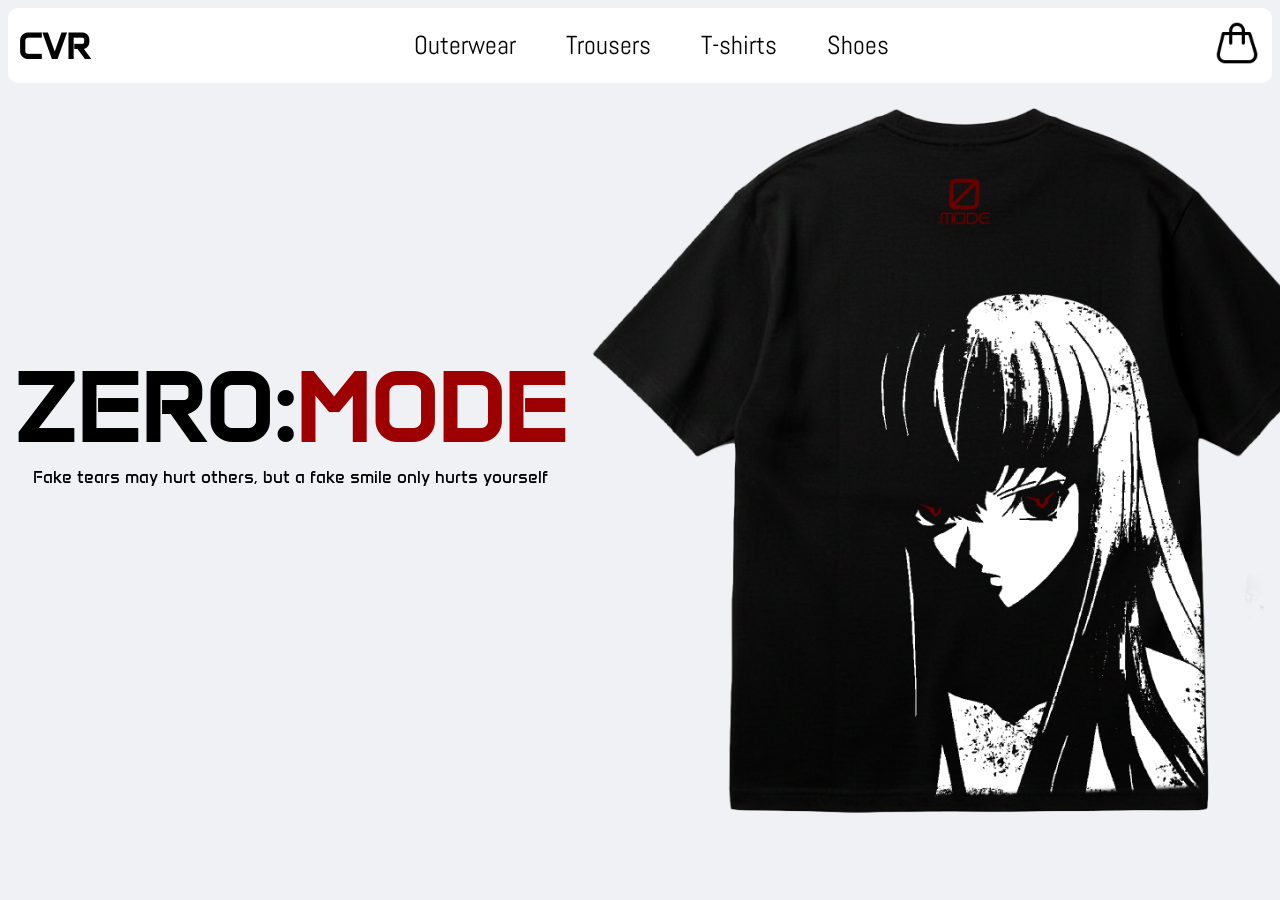
<file: index.html>
<!DOCTYPE html>
<html lang="en">

<head>
    <link rel="stylesheet" href="HOME.css">
    <meta charset="UTF-8">
    <meta name="viewport" content="width=device-width, initial-scale=1.0">
    <title>CVR</title>
</head>

<body>
    <header class="header">
        <a href="index.html" class="logo">CVR</a>
        <nav>
            <ul class="header_list">
                <li><a href="OUTERWEAR.html ">Outerwear</a></li>
                <li><a href="TROUSERS.html">Trousers</a></li>
                <li><a href="T-SHIRTS.html">T-shirts</a></li>
                <li><a href="SHOES.html">Shoes</a></li>
            </ul>
        </nav>
        <a href="#!"><img src="IMG.HOME/CART.png" alt="cart" class="img">
        </a>
    </header>
    <!-- Надпись слева -->
    <div class="cards-container">
        <div class="product-item">
            <div class="product-caption">
                <h3>ZERO:<span style="color: #9C0000;">MODE</span></h3>
                <p>Fake tears may hurt others, but a fake smile only hurts yourself</p>
            </div>
        </div>

        <!-- изображение справа -->
        <div class="product-item">
            <div class="product-card">
                <a href="#!">
                    <div class="product-image">
                        <img src="/IMG.HOME/0mode1.png" alt="">
                    </div>
                </a>
            </div>
        </div>
    </div>
    </main>
</body>

</html>
</file>
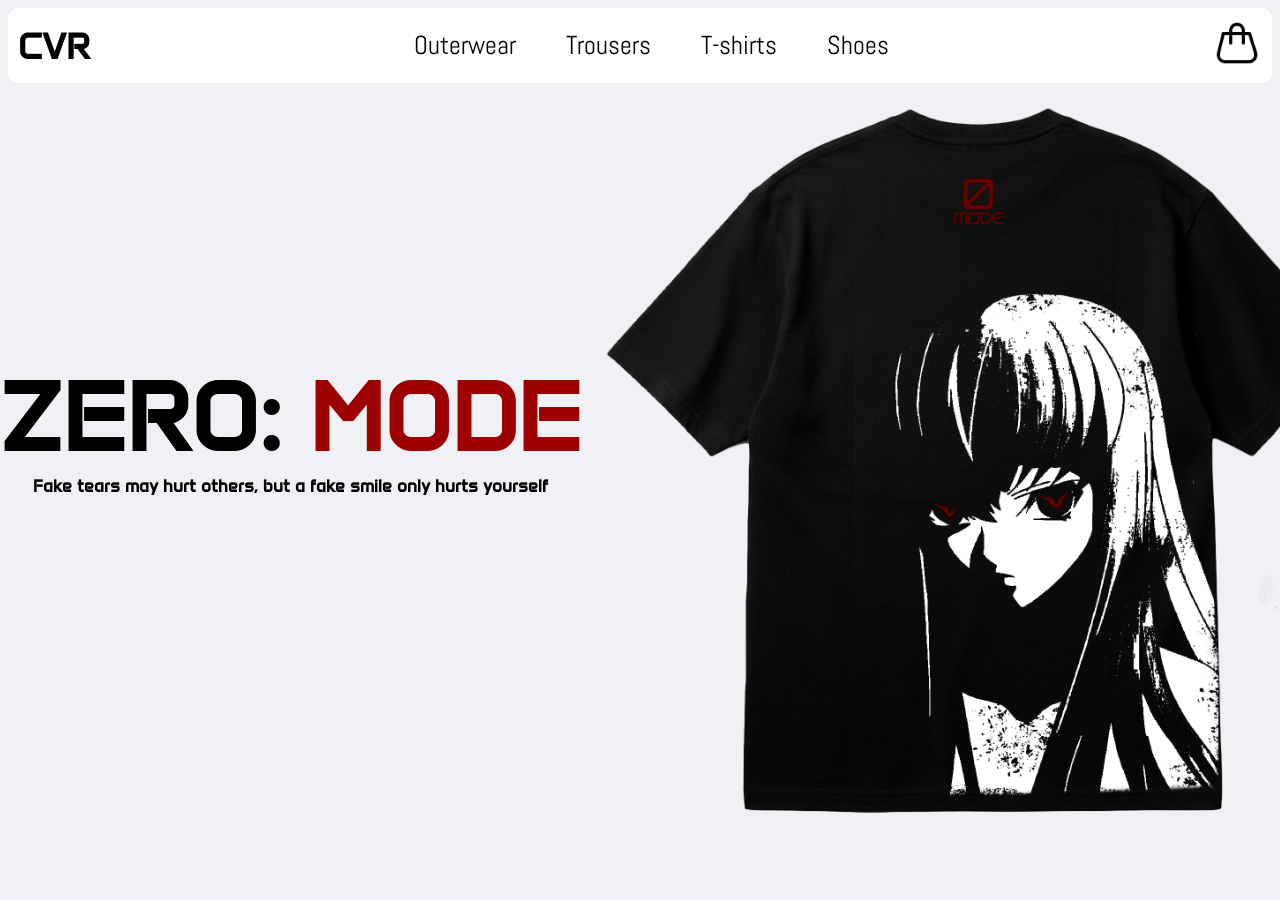
<file: HOME.html>
<!DOCTYPE html>
<html lang="en">
<head>
    <link rel="stylesheet" href="HOME.css">
    <meta charset="UTF-8">
    <meta name="viewport" content="width=device-width, initial-scale=1.0">
    <title>CVR</title>
</head>
<body>
    <header class="header">
        <a href="HOME.html" class="logo">CVR</a>
         <nav>
            <ul class="header_list">
                <li><a href="OUTERWEAR.html ">Outerwear</a></li>
                <li><a href="TROUSERS.html">Trousers</a></li>
                <li><a href="T-SHIRTS.html">T-shirts</a></li>
                <li><a href="SHOES.html">Shoes</a></li>
            </ul>
         </nav>
            <a href="#!"><img src="IMG.HOME/CART.png" alt="cart" class="img">
            </a>
    </header>
    <!-- Надпись слева -->
<div class="cards-container">
        <div class="product-item">
            <div class="product-caption">
                <h3 class="product-title">ZERO:
                    <font color="#9C0000">MODE</font>
                <p>Fake tears may hurt others,
                but a fake smile only hurts yourself</p>
                </h3>
            </div>
        </div>

    <!-- изображение справа -->
        <div class="product-item">
            <div class="product-card">
                <a href="#!">
                <div class="product-image">
                    <img src="/IMG.HOME/0mode1.png" alt="">
                </div>
                </a>
            </div>
        </div>
</div>
</main>
</body>
</html>
</file>
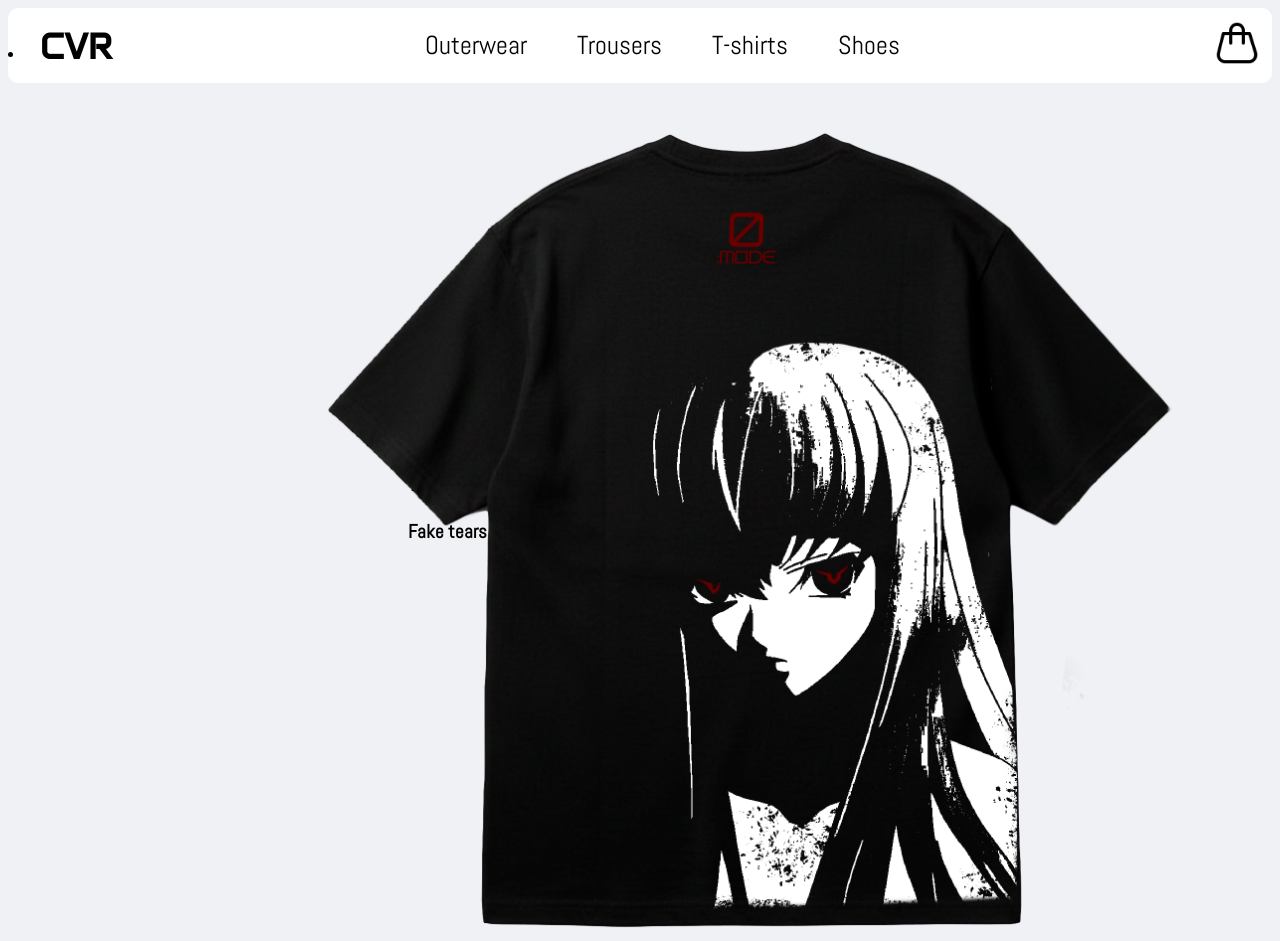
<file: intex.html>
<!DOCTYPE html>
<html lang="en">
<head>
    <link rel="stylesheet" href="style.css">
    <meta charset="UTF-8">
    <meta name="viewport" content="width=device-width, initial-scale=1.0">
    <title>CVR</title>
</head>
<body>
    <header class="header">
        <li><a href="#!" class="logo">CVR</a></li>
         <nav>
            <ul class="header_list">
                <li><a href="#!">Outerwear</a></li>
                <li><a href="#!">Trousers</a></li>
                <li><a href="#!">T-shirts</a></li>
                <li><a href="#!">Shoes</a></li>
            </ul>
         </nav>
            <a href=""><img src="IMG/CART.png" alt="cart" class="img">
            </a>
    </header>
    <main class="main">
       <div class="content">

                <h1>ZERO:
                    <font color="#9C0000">MODE</font>
                </h1>

                <h5>Fake tears may hurt others,
                    but a fake smile only hurts yourself
                </h5>
        </div>

        <img src="IMG/0mode1.png" class="img_m">

</main>
</body>
</html>
</file>
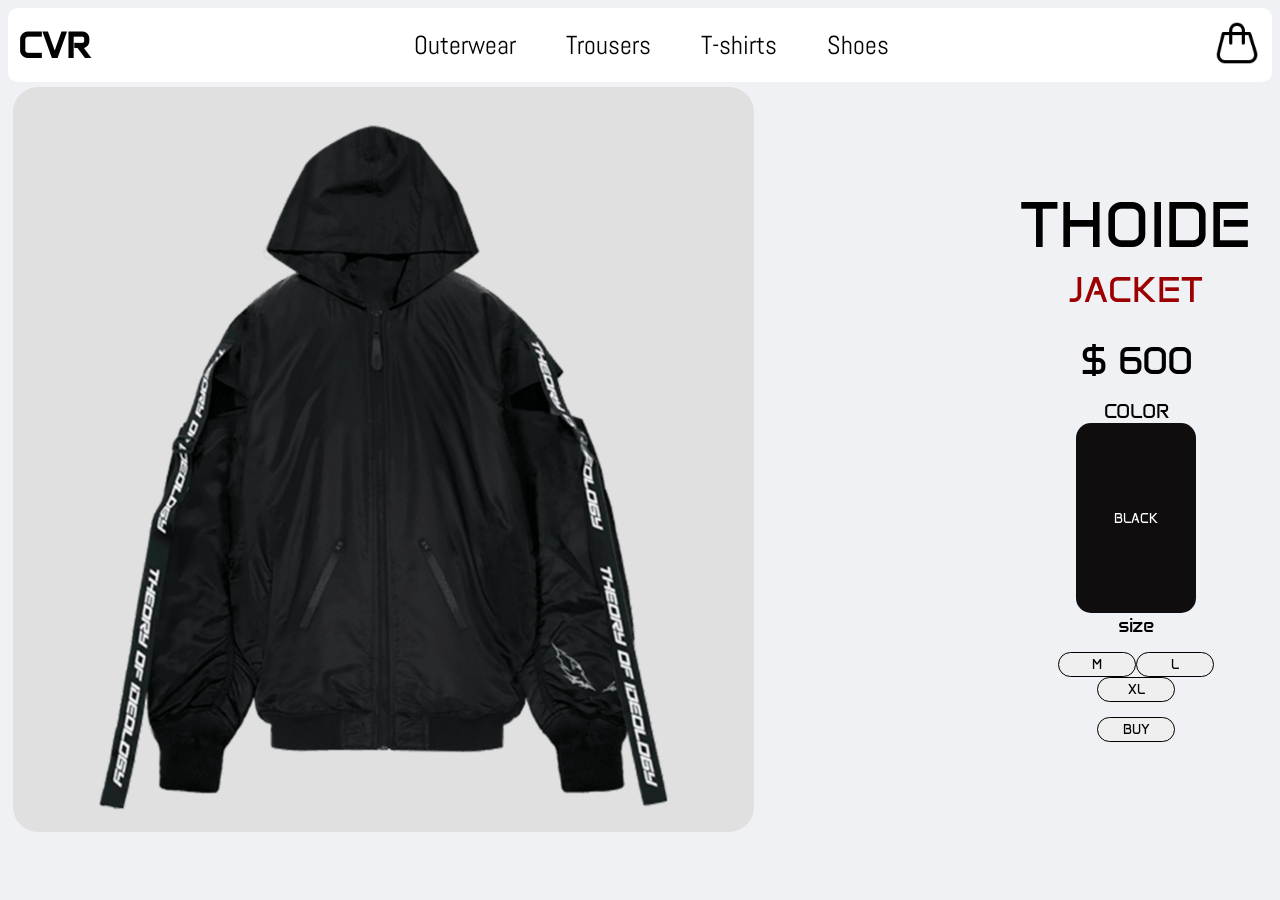
<file: OUTERWEAR-1cart.html>
<!DOCTYPE html>
<html lang="en">
<head>
    <link rel="stylesheet" href="OUTERWEAR-1cart.css">
    <meta charset="UTF-8">
    <meta name="viewport" content="width=device-width, initial-scale=1.0">
    <title>CVR</title>
</head>
<body>
    <header class="header">
        <a href="HOME.html" class="logo">CVR</a>
         <nav>
            <ul class="header_list">
                <li><a href="OUTERWEAR.html">Outerwear</a></li>
                <li><a href="TROUSERS.html">Trousers</a></li>
                <li><a href="T-SHIRTS.html">T-shirts</a></li>
                <li><a href="SHOES.html">Shoes</a></li>
            </ul>
         </nav>
            <a href=""><img src="IMG.HOME/CART.png" alt="cart" class="img">
            </a>
    </header>

<div class="cards-container">
        <!-- Товар: изображение -->
                <div class="product-image">
                    <img src="/IMG.OUTERWAER/theory-of-ideology.png" alt="">
                </div>

        <!-- Надписи и кнопки справа -->
        <div class="product-cart">
                <h3 class="product-title">THOIDE
                    <p>JACKET</p>
                </h3>

            <h1 class="prise">$ 600</h1>

            <h1 class="color">COLOR</h1>

            <button class="colorbt">BLACK</button>

            <h1 class="siz">size</h1>       

            <div class="size">
                <button class="size-m">M</batton>
                <button class="size-l">L</batton>
                <button class="size-xl">XL</batton>
            </div>

            <div class="buy-bt">   
                <button class="buy">BUY</batton>
            </div>
        </div>
</div>
</body>
</file>
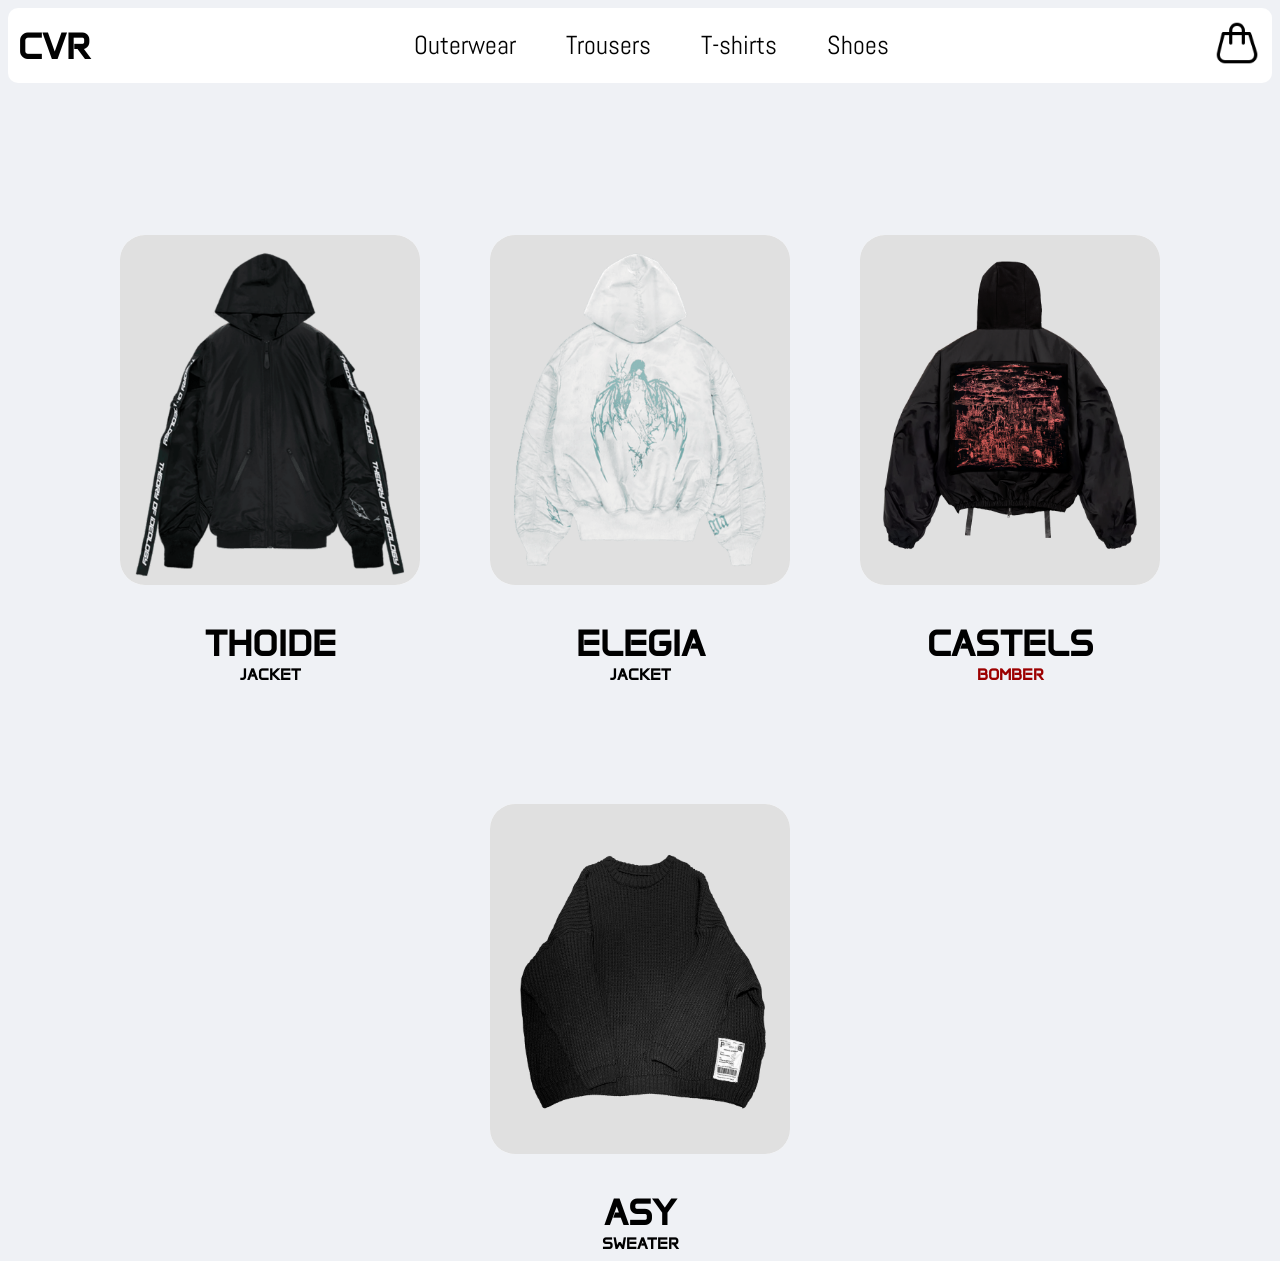
<file: OUTERWEAR.html>
<!DOCTYPE html>
<html lang="en">
<head>
    <link rel="stylesheet" href="OUTERWEAR.css">
    <meta charset="UTF-8">
    <meta name="viewport" content="width=device-width, initial-scale=1.0">
    <title>CVR</title>
</head>
<body>
    <header class="header">
        <a href="index.html" class="logo">CVR</a>
         <nav>
            <ul class="header_list">
                <li><a href="OUTERWEAR.html">Outerwear</a></li>
                <li><a href="TROUSERS.html">Trousers</a></li>
                <li><a href="T-SHIRTS.html">T-shirts</a></li>
                <li><a href="SHOES.html">Shoes</a></li>
            </ul>
         </nav>
            <a href=""><img src="IMG.HOME/CART.png" alt="cart" class="img">
            </a>
    </header>
<div class="cards-container">
        <!-- Товар 1: карточка + подпись под ней -->
        <div class="product-item">
            <div class="product-card">
                <a href="OUTERWEAR-1cart.html">
                <div class="product-image">
                    <img src="/IMG.OUTERWAER/theory-of-ideology.png" alt="">
                </div>
                </a>
            </div>
            <div class="product-caption">
                <h3 class="product-title">THOIDE<p><span color="#9C0000">JACKET</span></p>
                </h3>
            </div>
        </div>

        <!-- Товар 2: карточка + подпись под ней -->
        <div class="product-item">
            <div class="product-card">
                <a href="#!">
                <div class="product-image">
                    <img src="/IMG.OUTERWAER/elegia-jacket.png" alt="">
                </div>
                </a>
            </div>
            <div class="product-caption">
                <h3 class="product-title">ELEGIA<p><span color="#9C0000">JACKET</span></p>
                </h3>
            </div>
        </div>

        <!-- Товар 3: карточка + подпись под ней -->
        <div class="product-item">
            <div class="product-card">
                <a href="#!">
                <div class="product-image">
                    <img src="/IMG.OUTERWAER/Castles-Bomber.png" alt="">
                </div>
                </a>
            </div>
            <div class="product-caption">
                <h3 class="product-title">CASTELS<p><span style="color: #9C0000;">BOMBER</span></p>
                </h3>
            </div>
        </div>

        <!-- Товар 4: карточка + подпись под ней -->
        <div class="product-item">
            <div class="product-card">
                <a href="#!">
                <div class="product-image">
                    <img src="/IMG.OUTERWAER/Assault-System-Sweater.png" alt="">
                </div>
                </a>
            </div>
            <div class="product-caption">
                <h3 class="product-title">ASY<p><span color="#9C0000">SWEATER</span></p>
                </h3>
            </div>
        </div>
    </div>

</body>
</file>
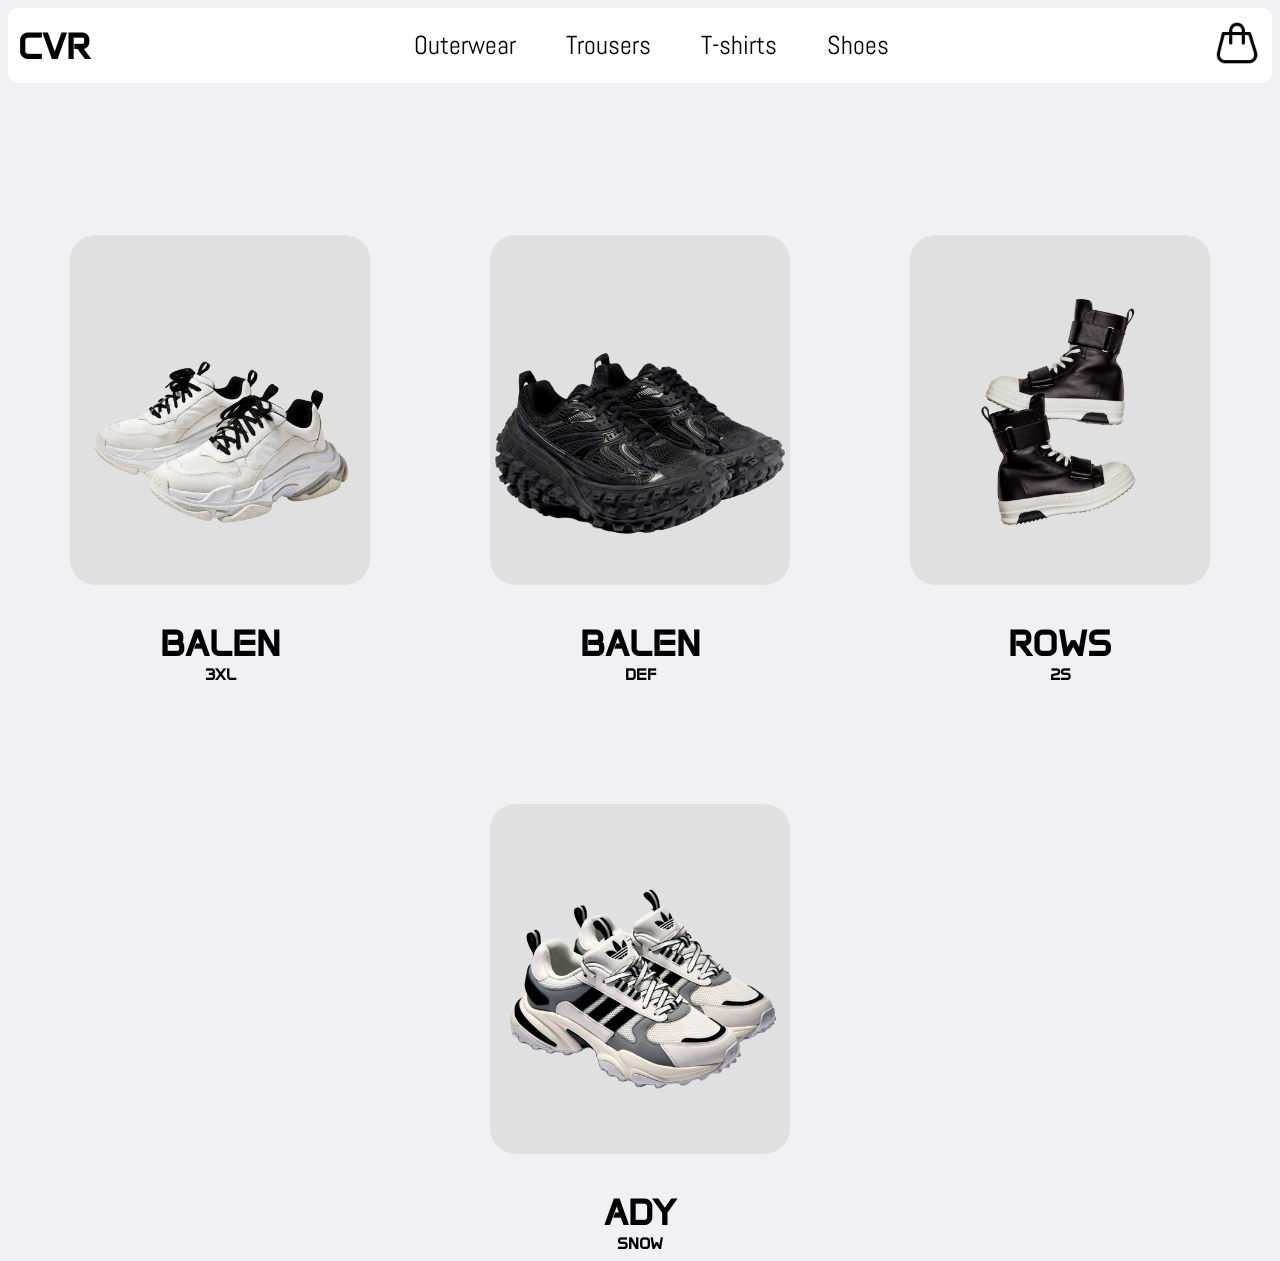
<file: SHOES.html>
<!DOCTYPE html>
<html lang="en">
<head>
    <link rel="stylesheet" href="SHOES.css">
    <meta charset="UTF-8">
    <meta name="viewport" content="width=device-width, initial-scale=1.0">
    <title>CVR</title>
</head>
<body>
    <header class="header">
        <a href="index.html" class="logo">CVR</a>
         <nav>
            <ul class="header_list">
                <li><a href="OUTERWEAR.html">Outerwear</a></li>
                <li><a href="TROUSERS.html">Trousers</a></li>
                <li><a href="T-SHIRTS.html">T-shirts</a></li>
                <li><a href="SHOES.html">Shoes</a></li>
            </ul>
         </nav>
            <a href=""><img src="IMG.HOME/CART.png" alt="cart" class="img">
            </a>
    </header>
<div class="cards-container">
        <!-- Товар 1: карточка + подпись под ней -->
        <div class="product-item">
            <div class="product-card">
                <a href="#!">
                <div class="product-image">
                    <img src="/IMG.SHOES/3lx.png" alt="">
                </div>
                </a>
            </div>
            <div class="product-caption">
                <h3 class="product-title">BALEN
                <p><span color="#9C0000">3XL</span></p>
                </h3>
            </div>
        </div>

        <!-- Товар 2: карточка + подпись под ней -->
        <div class="product-item">
            <div class="product-card">
                <a href="#!">
                <div class="product-image">
                    <img src="/IMG.SHOES/DEF.png" alt="">
                </div>
                </a>
            </div>
            <div class="product-caption">
                <h3 class="product-title">BALEN
                <p><span color="#9C0000">DEF</span></p>
                </h3>
            </div>
        </div>

        <!-- Товар 3: карточка + подпись под ней -->
        <div class="product-item">  
            <div class="product-card">
                <a href="#!">
                <div class="product-image">
                    <img src="/IMG.SHOES/ROW.png" alt="">
                </div>
                </a>
            </div>
            <div class="product-caption">
                <h3 class="product-title">ROWS
                <p><span color="#9C0000">2S</span></p>
                </h3>
            </div>
        </div>

        <!-- Товар 4: карточка + подпись под ней -->
        <div class="product-item">
            <div class="product-card">
                <a href="#!">
                <div class="product-image">
                    <img src="/IMG.SHOES/ADIDAS.png" alt="">
                </div>
                </a>
            </div>
            <div class="product-caption">
                <h3 class="product-title">ADY
                    <p><span color="#9C0000">SNOW</span></p>
                </h3>
            </div>
        </div>
    </div>
</body>
</html>
</file>
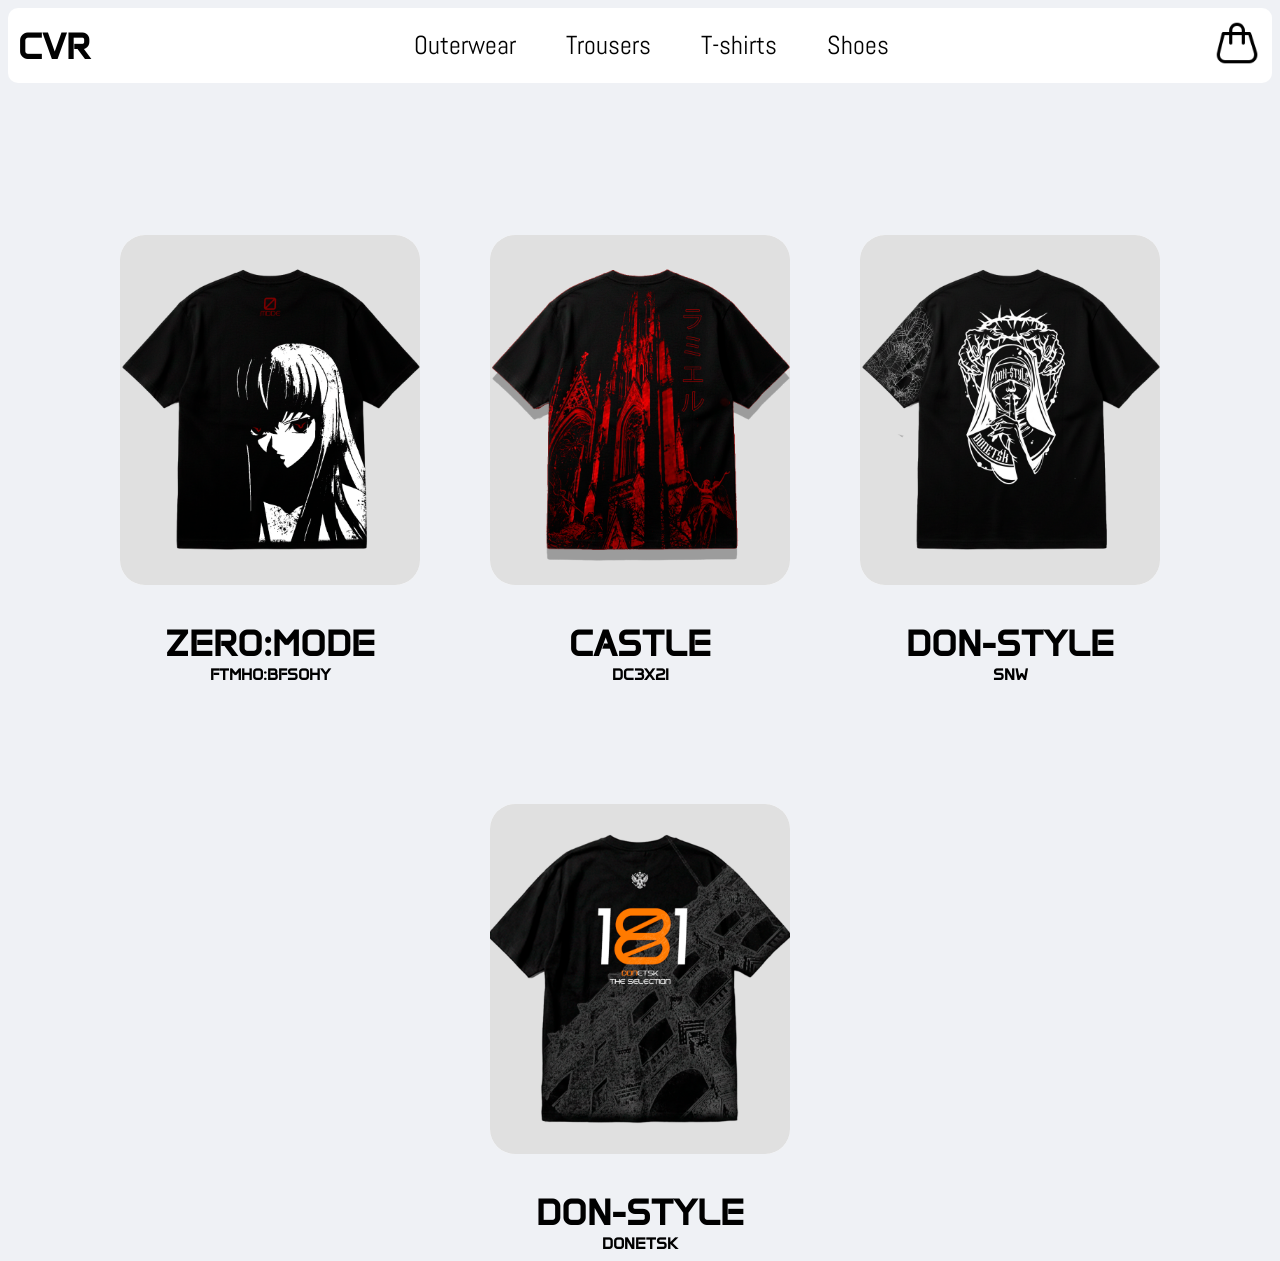
<file: T-SHIRTS.html>
<!DOCTYPE html>
<html lang="en">
<head>
    <link rel="stylesheet" href="T-SHIRTS.css">
    <meta charset="UTF-8">
    <meta name="viewport" content="width=device-width, initial-scale=1.0">
    <title>CVR</title>
</head>
<body>
    <header class="header">
        <a href="index.html" class="logo">CVR</a>
         <nav>
            <ul class="header_list">
                <li><a href="OUTERWEAR.html">Outerwear</a></li>
                <li><a href="TROUSERS.html">Trousers</a></li>
                <li><a href="T-SHIRTS.html">T-shirts</a></li>
                <li><a href="SHOES.html">Shoes</a></li>
            </ul>
         </nav>
            <a href=""><img src="IMG.HOME/CART.png" alt="cart" class="img">
            </a>
    </header>
<div class="cards-container">
        <!-- Товар 1: карточка + подпись под ней -->
        <div class="product-item">
            <div class="product-card">
                <a href="#!">
                <div class="product-image">
                    <img src="/IMG.T-SHIRTS/0mode1.png" alt="">
                </div>
                </a>
            </div>
            <div class="product-caption">
                <h3 class="product-title">ZERO:MODE
                <p><span color="#9C0000">FTMHO:BFSOHY</span></p>
                </h3>
            </div>
        </div>

        <!-- Товар 2: карточка + подпись под ней -->
        <div class="product-item">
            <div class="product-card">
                <a href="#!">
                <div class="product-image">
                    <img src="/IMG.T-SHIRTS/CASTLE-T.png" alt="">
                </div>
                </a>
            </div>
            <div class="product-caption">
                <h3 class="product-title">CASTLE
                <p><span color="#9C0000">DC3X2I</span></p>
                </h3>
            </div>
        </div>

        <!-- Товар 3: карточка + подпись под ней -->
        <div class="product-item">  
            <div class="product-card">
                <a href="#!">
                <div class="product-image">
                    <img src="/IMG.T-SHIRTS/DON-STYLE_SNW.png" alt="">
                </div>
                </a>
            </div>
            <div class="product-caption">
                <h3 class="product-title">DON-STYLE
                <p><span color="#9C0000">SNW</span></p>
                </h3>
            </div>
        </div>

        <!-- Товар 4: карточка + подпись под ней -->
        <div class="product-item">
            <div class="product-card">
                <a href="#!">
                <div class="product-image">
                    <img src="/IMG.T-SHIRTS/DON-STYLE_181.png" alt="">
                </div>
                </a>
            </div>
            <div class="product-caption">
                <h3 class="product-title">DON-STYLE
                    <p><span color="#9C0000">DONETSK</span></p>
                </h3>
            </div>
        </div>
    </div>
</body>
</html>
</file>
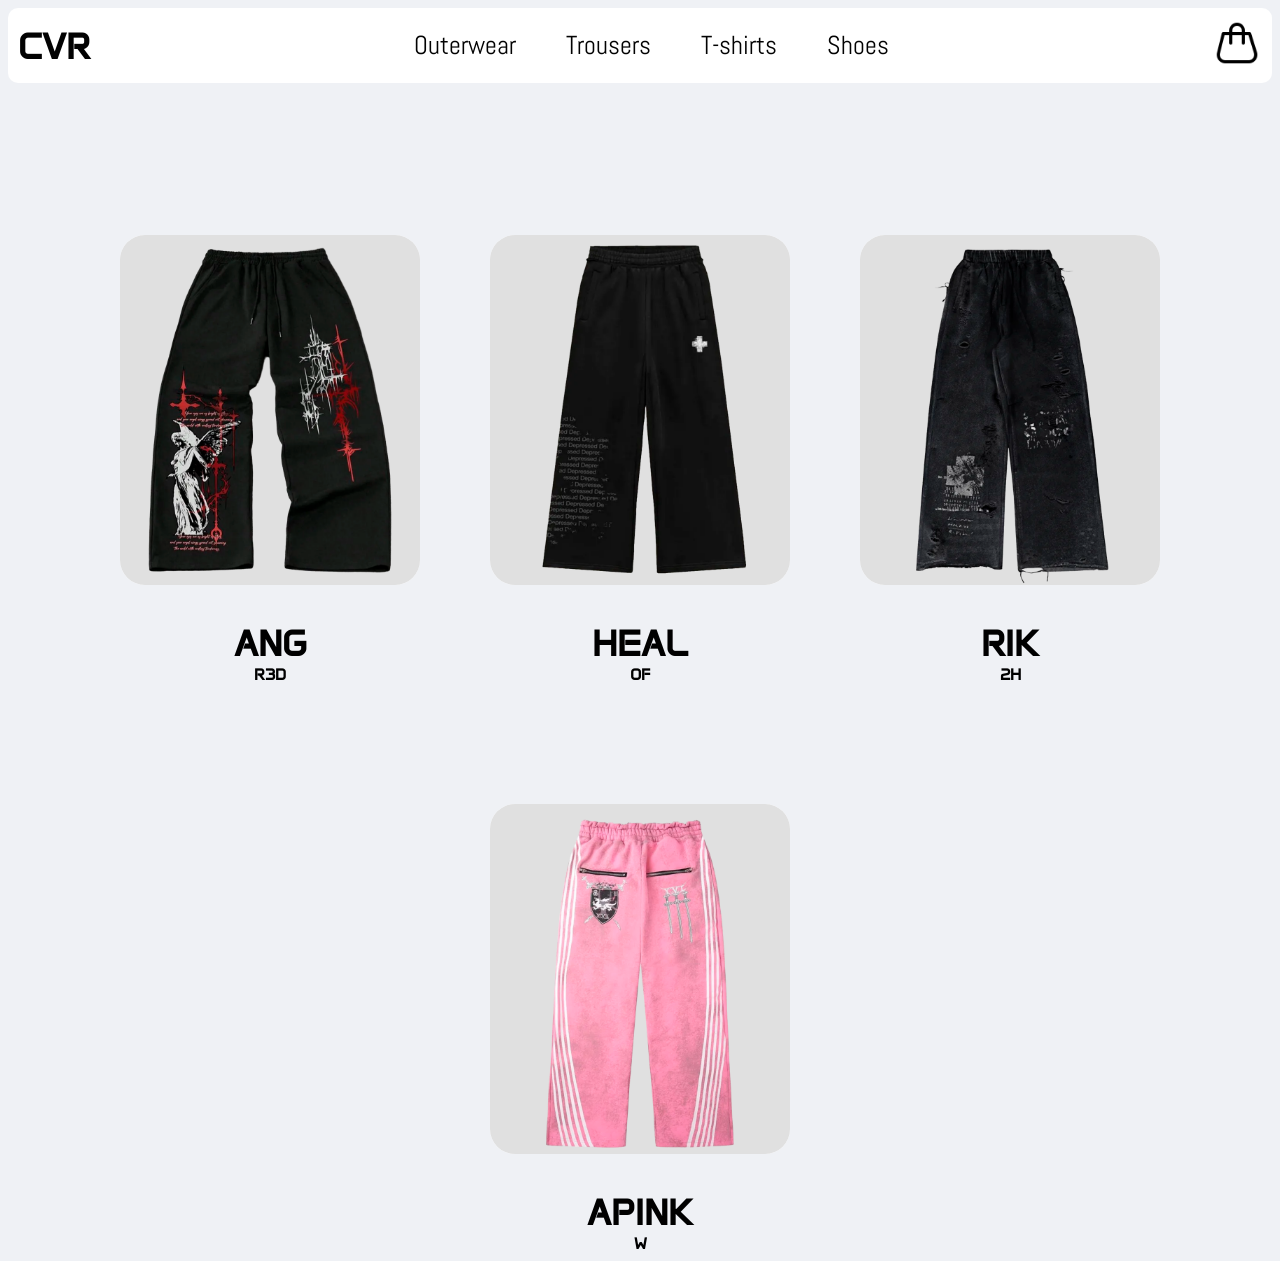
<file: TROUSERS.html>
<!DOCTYPE html>
<html lang="en">
<head>
    <link rel="stylesheet" href="TROUSERS.css">
    <meta charset="UTF-8">
    <meta name="viewport" content="width=device-width, initial-scale=1.0">
    <title>CVR</title>
</head>
<body>
    <header class="header">
        <a href="index.html" class="logo">CVR</a>
         <nav>
            <ul class="header_list">
                <li><a href="OUTERWEAR.html">Outerwear</a></li>
                <li><a href="TROUSERS.html">Trousers</a></li>
                <li><a href="T-SHIRTS.html">T-shirts</a></li>
                <li><a href="SHOES.html">Shoes</a></li>
            </ul>
         </nav>
            <a href=""><img src="IMG.HOME/CART.png" alt="cart" class="img">
            </a>
    </header>
<div class="cards-container">
        <!-- Товар 1: карточка + подпись под ней -->
        <div class="product-item">
            <div class="product-card">
                <a href="#!">
                <div class="product-image">
                    <img src="/IMG.TROUSERS/ANG.png" alt="">
                </div>
                </a>
            </div>
            <div class="product-caption">
                <h3 class="product-title">ANG<p><span color="#9C0000">R3D</span></p>
                </h3>
            </div>
        </div>

        <!-- Товар 2: карточка + подпись под ней -->
        <div class="product-item">
            <div class="product-card">
                <a href="#!">
                <div class="product-image">
                    <img src="/IMG.TROUSERS/HEAL.png" alt="">
                </div>
                </a>
            </div>
            <div class="product-caption">
                <h3 class="product-title">HEAL<p><span color="#9C0000">OF</span></p>
                </h3>
            </div>
        </div>

        <!-- Товар 3: карточка + подпись под ней -->
        <div class="product-item">
            <div class="product-card">
                <a href="#!">
                <div class="product-image">
                    <img src="/IMG.TROUSERS/RIK2H.png" alt="">
                </div>
                </a>
            </div>
            <div class="product-caption">
                <h3 class="product-title">RIK<p><span color="#9C0000">2H</span></p>
                </h3>
            </div>
        </div>

        <!-- Товар 4: карточка + подпись под ней -->
        <div class="product-item">
            <div class="product-card">
                <a href="#!">
                <div class="product-image">
                    <img src="/IMG.TROUSERS/PINKW.png" alt="">
                </div>
                </a>
            </div>
            <div class="product-caption">
                <h3 class="product-title">APINK<p><span color="#9C0000">W</span></p>
                </h3>
            </div>
        </div>
    </div>
</body>
</html>
</file>
<file: HOME.css>
@import url('https://fonts.googleapis.com/css2?family=Abel&display=swap');
@import url('https://fonts.googleapis.com/css2?family=Abel&family=Anek+Bangla:wght@100..800&family=Anta&display=swap');

body{
  font-family: "Abel", sans-serif;
  background-color: #EFF1F5;
}

a {
    color: #020202;
    text-decoration: none;
    transition: color 0.2s ease;
}

a:hover {
    color: #9C0000;
}

ul { 
    list-style: none;
    white-space: nowrap;
    margin: 0;
    padding: 0;
    gap: 50px;
    font-size: 26px;
    font-weight: 500;
}

.header {
display: flex;
justify-content: space-between;
align-items: center;
background-color: #ffff;
border-radius: 10px;
}

.logo {
list-style: none;
align-items: flex-start;
font-weight:900;
font-size: 36px;
padding: 10px;
font-family: "Anta", sans-serif;
}

.img {
width: 50px;
height: 50px;
padding: 10px;
}

.header_list {
    display: flex;
}

.cards-container {
    display: flex;
    justify-content: center; /* Выравнивание по горизонтали по центру */
    gap: 100px; /* Расстояние между карточками */
    max-width: 100%;
    margin: 5px;
}
.product-item {
    display: flex;
    flex-direction: column;
    align-items: center;
    justify-self: center; /* Центрирование подписи под карточкой */
    width: 600px; /* Фиксированная ширина для всего блока */
}
.product-card {
    width: 750px;
    height: 750px;
    border-radius: 25px;
    overflow: hidden;
    transition: transform 0.3s ease, box-shadow 0.3s ease;
    margin-bottom: 50px; /* Отступ от карточки до подписи */
}
.product-image {
    width: 100%;
    height: 100%;
    display: flex;
    align-items: center;
    justify-content: center;
}
.product-image img {
    width: 100%;    /* Ширина на весь контейнер */
    height: 100%;   /* Высота на весь контейнер */
    object-fit:contain;  /* Изображение заполнит контейнер, обрезаясь при необходимости */
}
.product-caption{
    font-family: "Anta", sans-serif;
    align-self: center;
    text-align: center;
    width: 100%;
    margin-top: 30%;
}
h3 {
    font-size: 96px;
    white-space: nowrap;
    margin-bottom: 0px;
}
p {
    font-size: 17px;
    white-space: nowrap;
    margin-top: 0px;
}

/* Для адаптивности на мобильных устройствах */
@media (max-width: 666px) {
    .header {
        width: 100%;
    }
    ul {
        font-size: 18px;
        gap: 1px;
    }
    li {
        background-color: #9C0000;
        border-radius: 25px;
        padding: 2px;
    }
    a {
        color: white;
    }
    .logo {
        font-size: 24px;
        color: #000000;
    }  
    .cards-container { 
        display:flex; 
        flex-wrap:wrap;
        height: 0px;
        justify-content:center;
        margin: 0%;
    }

    .product-item {
        display: grid;
        align-items: center;
        justify-content: center;
        margin: 0%;
        max-height: 0px;
    }
    .product-card {
        display: grid;
        align-items: center;
        height: 300px;
        width: 100%;
        margin-top: 5%;
    }
    .product-image {
        width: 300px;
    }
        .product-caption {
            margin-top: 0px;
        }
    h3 {
        font-size: 40px;
    }
    p {
        font-size: 8px;
    }
        .cards-container{
            display: grid;
            max-width: 100%;
            unicode-bidi: isolate;
        }
    }
</file>
<file: style.css>
@import url('https://fonts.googleapis.com/css2?family=Abel&display=swap');
@import url('https://fonts.googleapis.com/css2?family=Abel&family=Anek+Bangla:wght@100..800&family=Anta&display=swap');

body{
  font-family: "Abel", sans-serif;
  background-color: #EFF1F5;
}

a {
    color: #020202;
    text-decoration: none;
    transition: color 0.2s ease;
}

a:hover {
    color: #9C0000;
}

ul {
    list-style: none;
    margin: 0;
    padding: 0;
    gap: 50px;
    font-size: 26px;
    font-weight: 500;
}

.header {
display: flex;
justify-content: space-between;
align-items: center;
background-color: #ffff;
border-radius: 10px;
}

.logo {
align-items: flex-start;
font-weight:900;
font-size: 36px;
padding: 10px;
font-family: "Anta", sans-serif;
}

.img {
width: 50px;
height: 50px;
padding: 10px;
}

.header_list {
    display: flex;
}

/* ..........................новинки на главном экране.......................... */

.content {
    padding-top: 250px;
    max-height: 0px;
    margin-right: auto;
    margin-left: 400px;
}   

h1 {
font-size: 96px;
word-spacing: 0px;
margin-bottom: 0;
}

h5 {
font-size: 19px;
margin-top: 0;
}

.img_m {
    max-height: 800px;
    display: block;
    margin-left: auto;
    margin-right: 100px;
    margin-top: -200px;
}
</file>
<file: OUTERWEAR-1cart.css>
@import url('https://fonts.googleapis.com/css2?family=Abel&display=swap');
@import url('https://fonts.googleapis.com/css2?family=Abel&family=Anek+Bangla:wght@100..800&family=Anta&display=swap');

/* Убрать выделение только у текста, заголовков, кнопок и т.д. */
body, p, h1, h2, h3, h4, h5, h6, span, div, button, a {
    user-select: none;
}

body{
  background-color: #EFF1F5;
}

a {
    color: #020202;
    text-decoration: none;
    transition: color 0.2s ease;
}

a:hover {
    color: #9C0000;
}

ul {
    font-family: "Abel", sans-serif;
    list-style: none;
    white-space: nowrap;
    margin: 0;
    padding: 0;
    gap: 50px;
    font-size: 26px;
    font-weight: 500;
}

.header {
display: flex;
justify-content: space-between;
align-items: center;
background-color: #ffff;
border-radius: 10px;

}

.logo {
align-items: flex-start;
font-weight:900;
font-size: 36px;
padding: 10px;
font-family: "Anta", sans-serif;
}

.img {
width: 50px;
height: 50px;
padding: 10px;
}

.header_list {
    display: flex;
}
/* ..............................товар.......................... */

.cards-container {
    display: flex;
    justify-content: center;
    align-items: center;
    margin: 5px;
    gap: 20%;
    text-align: center;
}
.product-image {
    width: 750px;
    background-color: #e0e0e0;
    border-radius: 25px;
}
.product-image img {
    width: 100%;
    cursor: pointer;
}
.product-cart {
    margin: 0px;
}
.product-title{
    margin: 15px;
}
h3 {
    font-family:"Anta", sans-serif;
    font-weight: 400;
    font-size: 64px;
    line-height: 100%;       
    text-align: center;
    color: #000;
}
p {
    font-family:"Anta", sans-serif;
    font-size: 36px;    
    color: #9c0000;
    margin: 0px;
}

h1.prise {
    font-family:"Anta", sans-serif;
    font-weight: 400;
    font-size: 40px;
    letter-spacing: -0.03em;
    margin: 15px;
}

h1.color {
    font-family:"Anta", sans-serif;
    font-weight: 400;
    font-size: 20px;
    letter-spacing: -0.03em;
    margin: 0px;
}

button.colorbt {
    font-family:"Anta", sans-serif;
    padding: 14px 28px;
    width: 120px;
    height: 190px;  
    border: none;
    border-radius: 15px;
    background: #0f0d0d;;
    color: white;
    cursor: pointer;
    margin: 0px;
    transition: all 0.2s ease;
}
button.colorbt:active {
    background-color: #000;
    color: #ffff;
}
h1.siz {
    font-family:"Anta", sans-serif;
    font-weight: 400;
    font-size: 20px;
    letter-spacing: -0.03em;
    margin: 0px;
}

.size {
    margin: 15px;
}
.size-m {
    font-family:"Anta", sans-serif;
    border: 1px solid #000;
    border-radius: 25px;
    width: 78px;
    height: 25px;
    padding: 0 25px;
    cursor: pointer;
    transition: all 0.2s ease;
}
.size-m:active {
    background-color: #000;
    color: #ffff;
}
.size-l {
    font-family:"Anta", sans-serif;
    border: 1px solid #000;
    border-radius: 25px;
    width: 78px;
    height: 25px;
    padding: 0 25px;
    cursor: pointer;
    transition: all 0.2s ease;
}
.size-l:active {
    background-color: #000;
    color: #ffff;
}
.size-xl {
    font-family:"Anta", sans-serif;
    border: 1px solid #000;
    border-radius: 25px;
    width: 78px;
    height: 25px;
    padding: 0 25px;
    cursor: pointer;    
    transition: all 0.2s ease;   
}
.size-xl:active {
    background-color: #000;
    color: #ffff;
}
.buy {
    font-family:"Anta", sans-serif;
    border: 1px solid #000;
    border-radius: 25px;
    width: 78px;
    height: 25px;
    padding: 0 16px;
    cursor: pointer;   
    transition: all 0.2s ease; 
}
.buy:active {
    background-color: #000;
    color: #ffff;
}

















        /* Для адаптивности на мобильных устройствах */
    @media (max-width: 600px) {
    .header {
    height: 100h;
    }
    ul {
        font-size: 18px;
        gap: 1px;
    }
    li {
        background-color: #9C0000;
        border-radius: 25px;
        padding: 2px;
    }
    a {
        color: white;
    }
    .logo {
        font-size: 24px;
        color: #000000;
    }


    }
</file>
<file: OUTERWEAR.css>
@import url('https://fonts.googleapis.com/css2?family=Abel&display=swap');
@import url('https://fonts.googleapis.com/css2?family=Abel&family=Anek+Bangla:wght@100..800&family=Anta&display=swap');

body{
  font-family: "Abel", sans-serif;
  background-color: #EFF1F5;
}

a {
    color: #020202;
    text-decoration: none;
    transition: color 0.2s ease;
}

a:hover {
    color: #9C0000;
}

ul {
    list-style: none;
    white-space: nowrap;
    margin: 0;
    padding: 0;
    gap: 50px;
    font-size: 26px;
    font-weight: 500;
}

.header {
display: flex;
justify-content: space-between;
align-items: center;
background-color: #ffff;
border-radius: 10px;

}

.logo {
align-items: flex-start;
font-weight:900;
font-size: 36px;
padding: 10px;
font-family: "Anta", sans-serif;
}

.img {
width: 50px;
height: 50px;
padding: 10px;
}

.header_list {
    display: flex;
}

/* .....................каталог........................... */
        /* Контейнер для всех карточек */
        .cards-container {
            display: flex;
            flex-wrap: wrap;
            justify-content: center; /* Выравнивание по горизонтали по центру */
            gap: 120px; /* Расстояние между карточками */
            max-width: 100%;
            margin-top: 12%;
        }

        /* Контейнер для одной карточки с подписью */
        .product-item {
            display: flex;
            flex-direction: column;
            align-items: center; /* Центрирование подписи под карточкой */
            width: 250px; /* Фиксированная ширина для всего блока */
        }

        /* Карточка товара (только изображение) */
        .product-card {
            width: 300px;
            height: 350px;
            background-color: white;
            border-radius: 25px;
            overflow: hidden;
            transition: transform 0.3s ease, box-shadow 0.3s ease;
            margin-bottom: 0px; /* Отступ от карточки до подписи */
        }

        .product-card:hover {
            transform: translateY(-5px);
            box-shadow: 0 8px 24px rgba(0, 0, 0, 0.15);
        }

        /* Контейнер для изображения */
        .product-image {
            width: 100%;
            height: 100%;
            background-color: #e0e0e0; /* Запасной фон */
            display: flex;
            align-items: center;
            justify-content: center;
        }

        .product-image img {
            width: 100%;    /* Ширина на весь контейнер */
            height: 100%;   /* Высота на весь контейнер */
            object-fit: cover;  /* Изображение заполнит контейнер, обрезаясь при необходимости */
        }
    
        .product-caption{
            font-family: "Anta", sans-serif;
            text-align: center;
            width: 100%;
            margin: 0;
        }

        h3 {
            font-size: 36px;    
            margin-bottom: 0px;
        }
        p {
            font-size: 16px ;
            margin: 0px;
        }


        /* Для адаптивности на мобильных устройствах */
    @media (max-width: 600px) {
    .header {
    height: 100h;
    }
    ul {
        font-size: 18px;
        gap: 1px;
    }
    li {
        background-color: #9C0000;
        border-radius: 25px;
        padding: 2px;
    }
    a {
        color: white;
    }
    .logo {
        font-size: 24px;
        color: #000000;
    }
    .content {
        width: 250px;   
    }
    .product-item {
        width: 100%;
        max-width: 280px;
    }

    }
</file>
<file: SHOES.css>
@import url('https://fonts.googleapis.com/css2?family=Abel&display=swap');
@import url('https://fonts.googleapis.com/css2?family=Abel&family=Anek+Bangla:wght@100..800&family=Anta&display=swap');

body{
  font-family: "Abel", sans-serif;
  background-color: #EFF1F5;
}

a {
    color: #020202;
    text-decoration: none;
    transition: color 0.2s ease;
}

a:hover {
    color: #9C0000;
}

ul {
    list-style: none;
    white-space: nowrap;
    margin: 0;
    padding: 0;
    gap: 50px;
    font-size: 26px;
    font-weight: 500;
}

.header {
display: flex;
justify-content: space-between;
align-items: center;
background-color: #ffff;
border-radius: 10px;
}

.logo {
align-items: flex-start;
font-weight:900;
font-size: 36px;
padding: 10px;
font-family: "Anta", sans-serif;
}

.img {
width: 50px;
height: 50px;
padding: 10px;
}

.header_list {
    display: flex;
}

/* .....................каталог........................... */
        /* Контейнер для всех карточек */
        .cards-container {
            display: flex;
            flex-wrap: wrap;
            justify-content: center; /* Выравнивание по горизонтали по центру */
            gap: 120px; /* Расстояние между карточками */
            max-width: 100%;
            margin-top: 12%;
        }

        /* Контейнер для одной карточки с подписью */
        .product-item {
            display: flex;
            flex-direction: column;
            align-items: center; /* Центрирование подписи под карточкой */
            he: 400px; /* Фиксированная ширина для всего блока */
        }

        /* Карточка товара (только изображение) */
        .product-card {
            width: 300px;
            height: 350px;
            background-color: white;
            border-radius: 25px;
            overflow: hidden;
            transition: transform 0.3s ease, box-shadow 0.3s ease;
            margin-bottom: 0px; /* Отступ от карточки до подписи */
        }

        .product-card:hover {
            transform: translateY(-5px);
            box-shadow: 0 8px 24px rgba(0, 0, 0, 0.15);
        }

        /* Контейнер для изображения */
        .product-image {
            width: 100%;
            height: 100%;
            background-color: #e0e0e0; /* Запасной фон */
            display: flex;
            align-items: center;
            justify-content: center;
        }

        .product-image img {
            width: 100%;    /* Ширина на весь контейнер */
            height: 80%;   /* Высота на весь контейнер */
            object-fit: cover;  /* Изображение заполнит контейнер, обрезаясь при необходимости */
        }
    
        .product-caption{
            font-family: "Anta", sans-serif;
            text-align: center;
            width: 100%;
            margin: 0;
        }

        h3 {
            font-size: 36px;    
            margin-bottom: 0px;
        }
        p {
            font-size: 16px ;
            margin: 0px;
        }   


        /* Для адаптивности на мобильных устройствах */
        @media (max-width: 666px) {
        .header {
        height: 100%;
    }
    ul {
        font-size: 18px;
        gap: 1px;
    }
    li {
        background-color: #9C0000;
        border-radius: 25px;
        padding: 2px;
    }
    a {
        color: white;
    }
    .logo {
        font-size: 24px;
        color: #000000;
    }
        .content {
            width: 250px;   
        }
        .product-item {
            width: 100%;
            max-width: 280px;
        }
       
        }
</file>
<file: T-SHIRTS.css>
@import url('https://fonts.googleapis.com/css2?family=Abel&display=swap');
@import url('https://fonts.googleapis.com/css2?family=Abel&family=Anek+Bangla:wght@100..800&family=Anta&display=swap');

body{
  font-family: "Abel", sans-serif;
  background-color: #EFF1F5;
}

a {
    color: #020202;
    text-decoration: none;
    transition: color 0.2s ease;
}

a:hover {
    color: #9C0000;
}

ul {
    list-style: none;
    white-space: nowrap;
    margin: 0;
    padding: 0;
    gap: 50px;
    font-size: 26px;
    font-weight: 500;
}

.header {
display: flex;
justify-content: space-between;
align-items: center;
background-color: #ffff;
border-radius: 10px;
}

.logo {
align-items: flex-start;
font-weight:900;
font-size: 36px;
padding: 10px;
font-family: "Anta", sans-serif;
}

.img {
width: 50px;
height: 50px;
padding: 10px;
}

.header_list {
    display: flex;
}

/* .....................каталог........................... */
        /* Контейнер для всех карточек */
        .cards-container {
            display: flex;
            flex-wrap: wrap;
            justify-content: center; /* Выравнивание по горизонтали по центру */
            gap: 120px; /* Расстояние между карточками */
            max-width: 100%;
            margin-top: 12%;
        }

        /* Контейнер для одной карточки с подписью */
        .product-item {
            display: flex;
            flex-direction: column;
            align-items: center; /* Центрирование подписи под карточкой */
            width: 250px; /* Фиксированная ширина для всего блока */
        }

        /* Карточка товара (только изображение) */
        .product-card {
            width: 300px;
            height: 350px;
            background-color: white;
            border-radius: 25px;
            overflow: hidden;
            transition: transform 0.3s ease, box-shadow 0.3s ease;
            margin-bottom: 0px; /* Отступ от карточки до подписи */
        }

        .product-card:hover {
            transform: translateY(-5px);
            box-shadow: 0 8px 24px rgba(0, 0, 0, 0.15);
        }

        /* Контейнер для изображения */
        .product-image {
            width: 100%;
            height: 100%;
            background-color: #e0e0e0; /* Запасной фон */
            display: flex;
            align-items: center;
            justify-content: center;
        }

        .product-image img {
            width: 100%;    /* Ширина на весь контейнер */
            height: 100%;   /* Высота на весь контейнер */
            object-fit: cover;  /* Изображение заполнит контейнер, обрезаясь при необходимости */
        }
    
        .product-caption{
            font-family: "Anta", sans-serif;
            text-align: center;
            width: 100%;
            margin: 0;
        }

        h3 {
            font-size: 36px;    
            margin-bottom: 0px;
        }
        p {
            font-size: 16px ;
            margin: 0px;
        }   


        /* Для адаптивности на мобильных устройствах */
        @media (max-width: 600px) {
        .header {
        height: 100%;
    }
    ul {
        font-size: 18px;
        gap: 1px;
    }
    li {
        background-color: #9C0000;
        border-radius: 25px;
        padding: 2px;
    }
    a {
        color: white;
    }
    .logo {
        font-size: 24px;
        color: #000000;
    }
        .content {
            width: 250px;   
        }
        .product-item {
            width: 100%;
            max-width: 280px;
        }
    
        }
</file>
<file: TROUSERS.css>
@import url('https://fonts.googleapis.com/css2?family=Abel&display=swap');
@import url('https://fonts.googleapis.com/css2?family=Abel&family=Anek+Bangla:wght@100..800&family=Anta&display=swap');

body{
  font-family: "Abel", sans-serif;
  background-color: #EFF1F5;
}

a {
    color: #020202;
    text-decoration: none;
    transition: color 0.2s ease;
}

a:hover {
    color: #9C0000;
}

ul {
    list-style: none;
    white-space: nowrap;
    margin: 0;
    padding: 0;
    gap: 50px;
    font-size: 26px;
    font-weight: 500;
}

.header {
display: flex;
justify-content: space-between;
align-items: center;
background-color: #ffff;
border-radius: 10px;
}

.logo {
align-items: flex-start;
font-weight:900;
font-size: 36px;
padding: 10px;
font-family: "Anta", sans-serif;
}

.img {
width: 50px;
height: 50px;
padding: 10px;
}

.header_list {
    display: flex;
}

/* .....................каталог........................... */
        /* Контейнер для всех карточек */
        .cards-container {
            display: flex;
            flex-wrap: wrap;
            justify-content: center; /* Выравнивание по горизонтали по центру */
            gap: 120px; /* Расстояние между карточками */
            max-width: 100%;
            margin-top: 12%;
        }

        /* Контейнер для одной карточки с подписью */
        .product-item {
            display: flex;
            flex-direction: column;
            align-items: center; /* Центрирование подписи под карточкой */
            width: 250px; /* Фиксированная ширина для всего блока */
        }

        /* Карточка товара (только изображение) */
        .product-card {
            width: 300px;
            height: 350px;
            background-color: white;
            border-radius: 25px;
            overflow: hidden;
            transition: transform 0.3s ease, box-shadow 0.3s ease;
            margin-bottom: 0px; /* Отступ от карточки до подписи */
        }

        .product-card:hover {
            transform: translateY(-5px);
            box-shadow: 0 8px 24px rgba(0, 0, 0, 0.15);
        }

        /* Контейнер для изображения */
        .product-image {
            width: 100%;
            height: 100%;
            background-color: #e0e0e0; /* Запасной фон */
            display: flex;
            align-items: center;
            justify-content: center;
        }

        .product-image img {
            width: 100%;    /* Ширина на весь контейнер */
            height: 100%;   /* Высота на весь контейнер */
            object-fit: cover;  /* Изображение заполнит контейнер, обрезаясь при необходимости */
        }
    
        .product-caption{
            font-family: "Anta", sans-serif;
            text-align: center;
            width: 100%;
            margin: 0;
        }

        h3 {
            font-size: 36px;    
            margin-bottom: 0px;
        }
        p {
            font-size: 16px ;
            margin: 0px;
        }   


        /* Для адаптивности на мобильных устройствах */
        @media (max-width: 600px) {
        .header {
        height: 100%;
    }
    ul {
        font-size: 18px;
        gap: 1px;
    }
    li {
        background-color: #9C0000;
        border-radius: 25px;
        padding: 2px;
    }
    a {
        color: white;
    }
    .logo {
        font-size: 24px;
        color: #000000;
    }
        .product-item {
            width: 100%;
            max-width: 280px;
        }
      
        }
</file>
